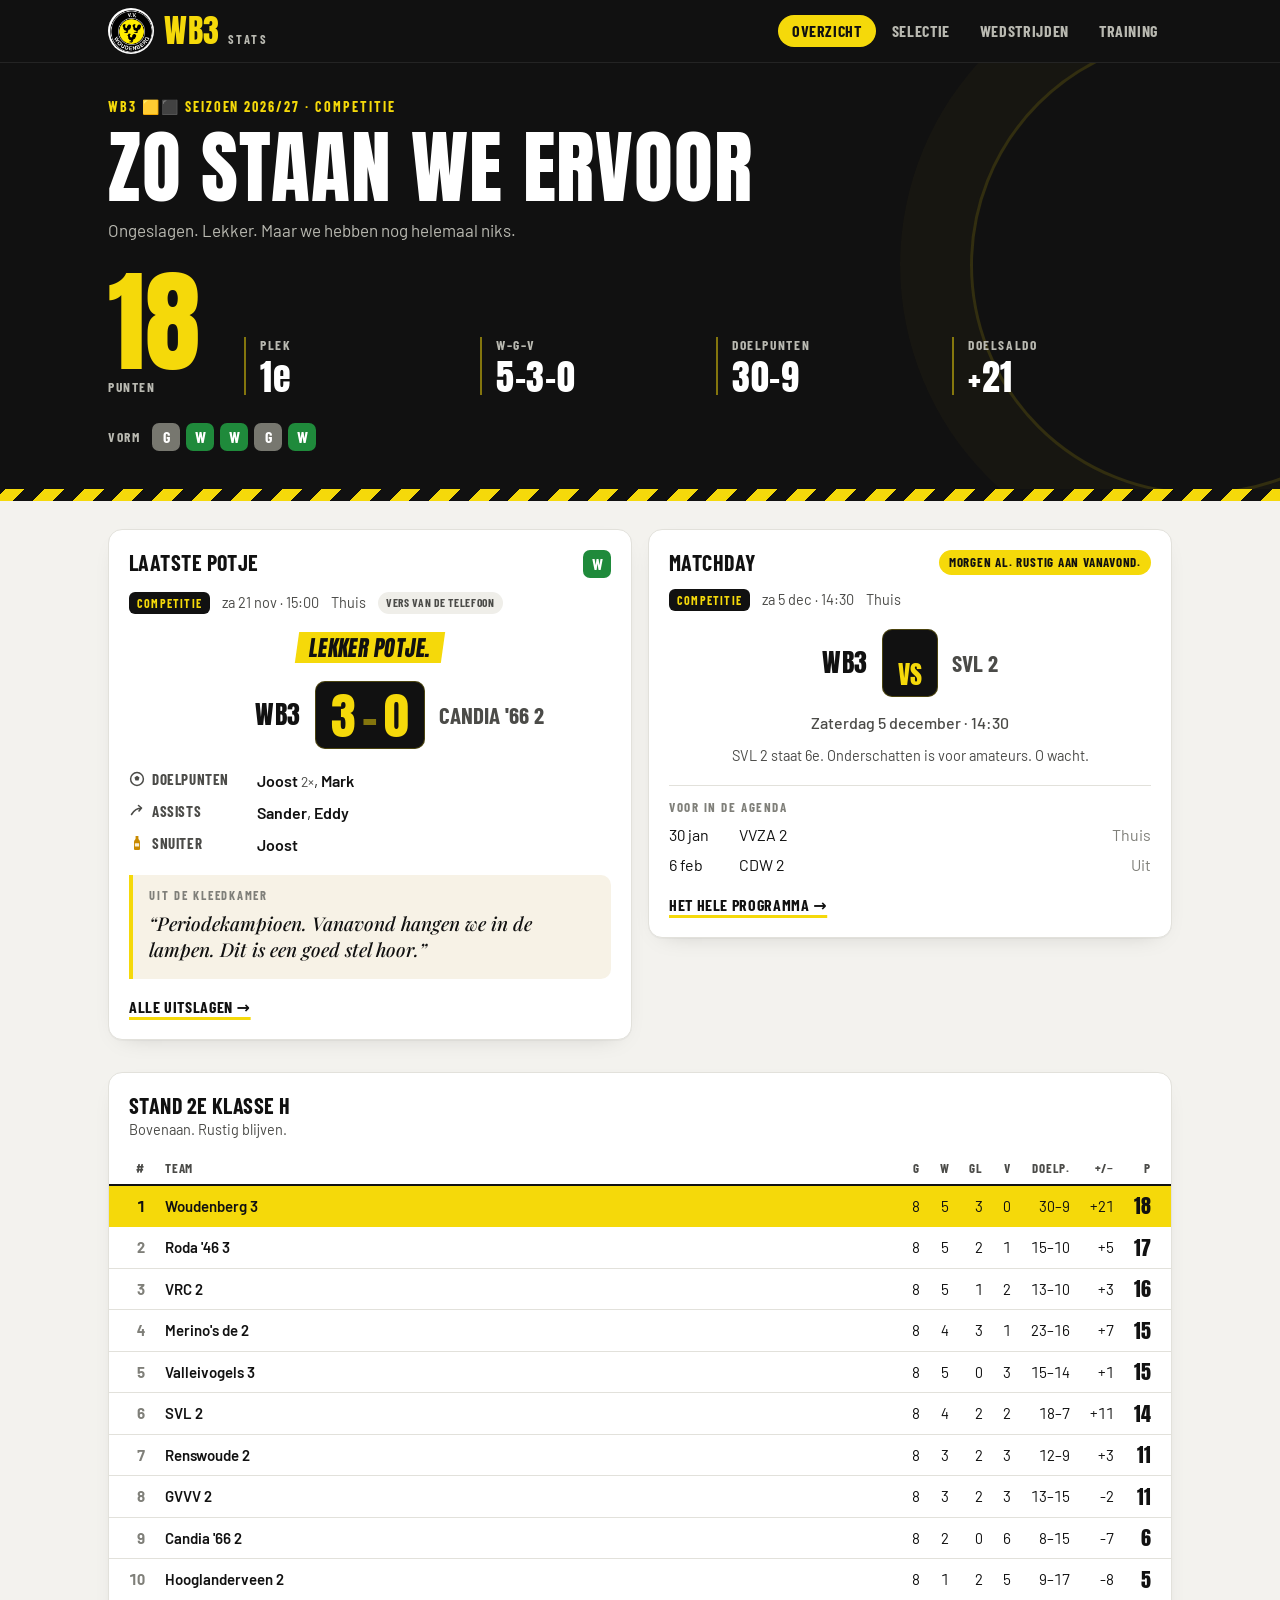
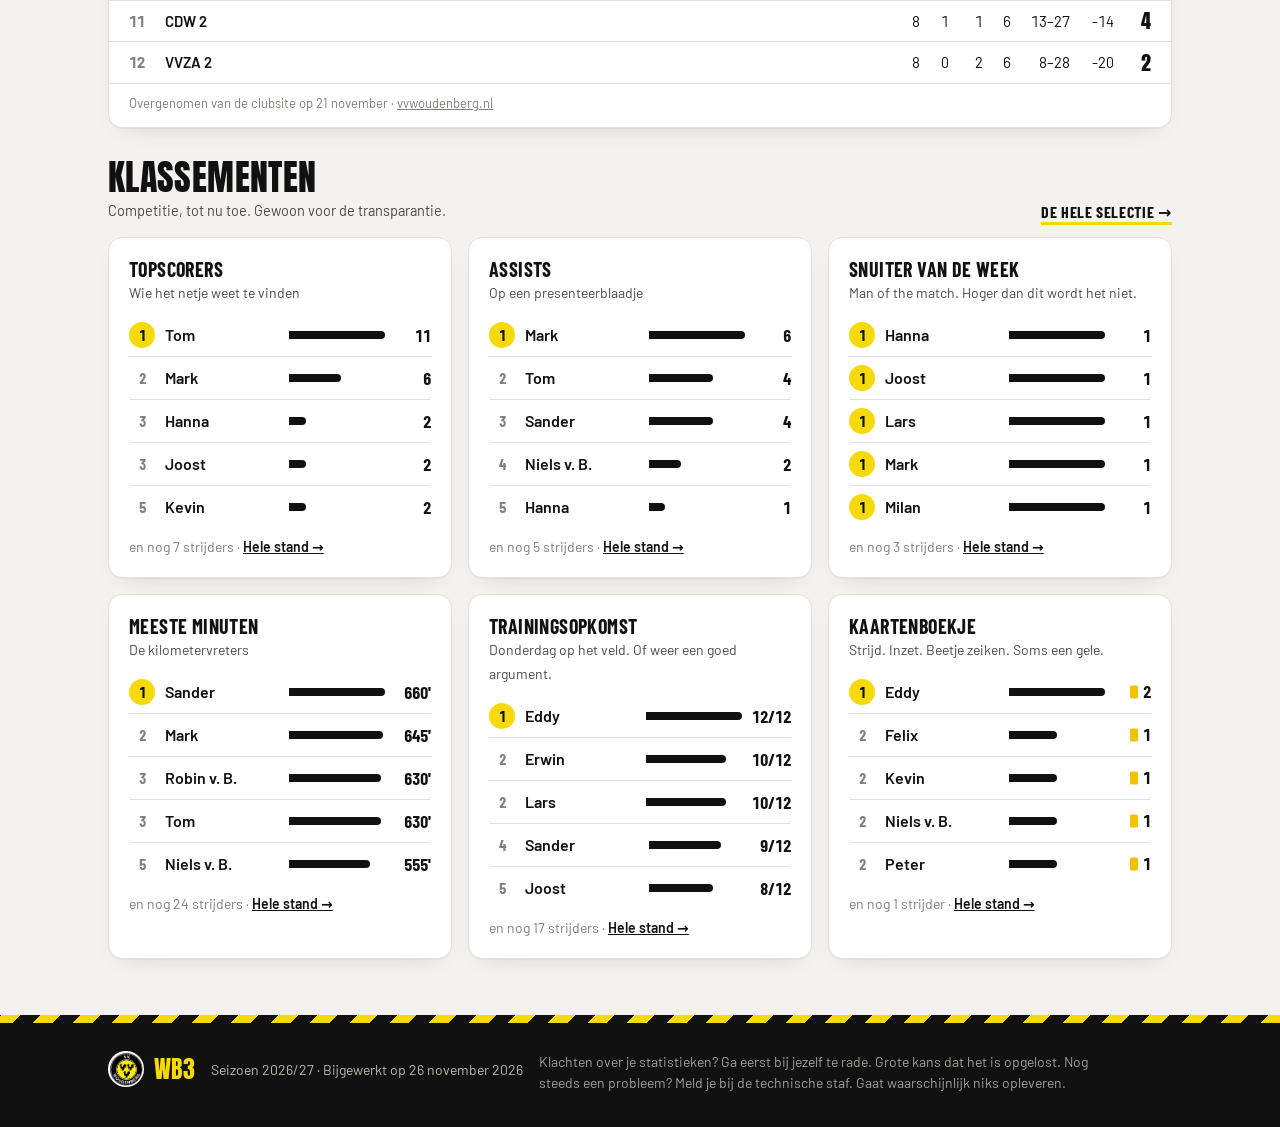
<file: site/index.html>
<!doctype html>
<html lang="nl">
<head>
  <meta charset="utf-8">
  <meta name="viewport" content="width=device-width, initial-scale=1, viewport-fit=cover">
  <title>WB3 Stats</title>
  <meta name="description" content="Alle statistieken van WB3 dit seizoen: uitslagen, goals, assists, minuten, Snuiters en trainingsopkomst.">
  <meta name="theme-color" content="#111111">
  <meta property="og:type" content="website">
  <meta property="og:title" content="WB3 Stats">
  <meta property="og:description" content="Alle statistieken van WB3 dit seizoen: uitslagen, goals, assists, minuten, Snuiters en trainingsopkomst.">
  <link rel="icon" href="assets/favicon.svg" type="image/svg+xml">
  <link rel="preconnect" href="https://fonts.googleapis.com">
  <link rel="preconnect" href="https://fonts.gstatic.com" crossorigin>
  <link rel="stylesheet" href="https://fonts.googleapis.com/css2?family=Anton&family=Barlow+Condensed:wght@600;700&family=Barlow:wght@400;500;600;700&family=Playfair+Display:ital,wght@1,500&display=swap">
  <link rel="stylesheet" href="assets/style.css?v=fafb21d5">
</head>
<body data-page="home">
  <a class="skip" href="#root">Naar de inhoud</a>
  <header class="topbar" id="top"></header>
  <main id="root" tabindex="-1"></main>
  <footer class="footer" id="foot"></footer>
  <noscript><p class="wrap">Zet JavaScript aan om de stats te zien.</p></noscript>
  <script src="assets/data.js?v=33ae3f2a"></script>
  <script src="assets/copy.js?v=62b70a59"></script>
  <script src="assets/app.js?v=ce1445a0"></script>
</body>
</html>
</file>
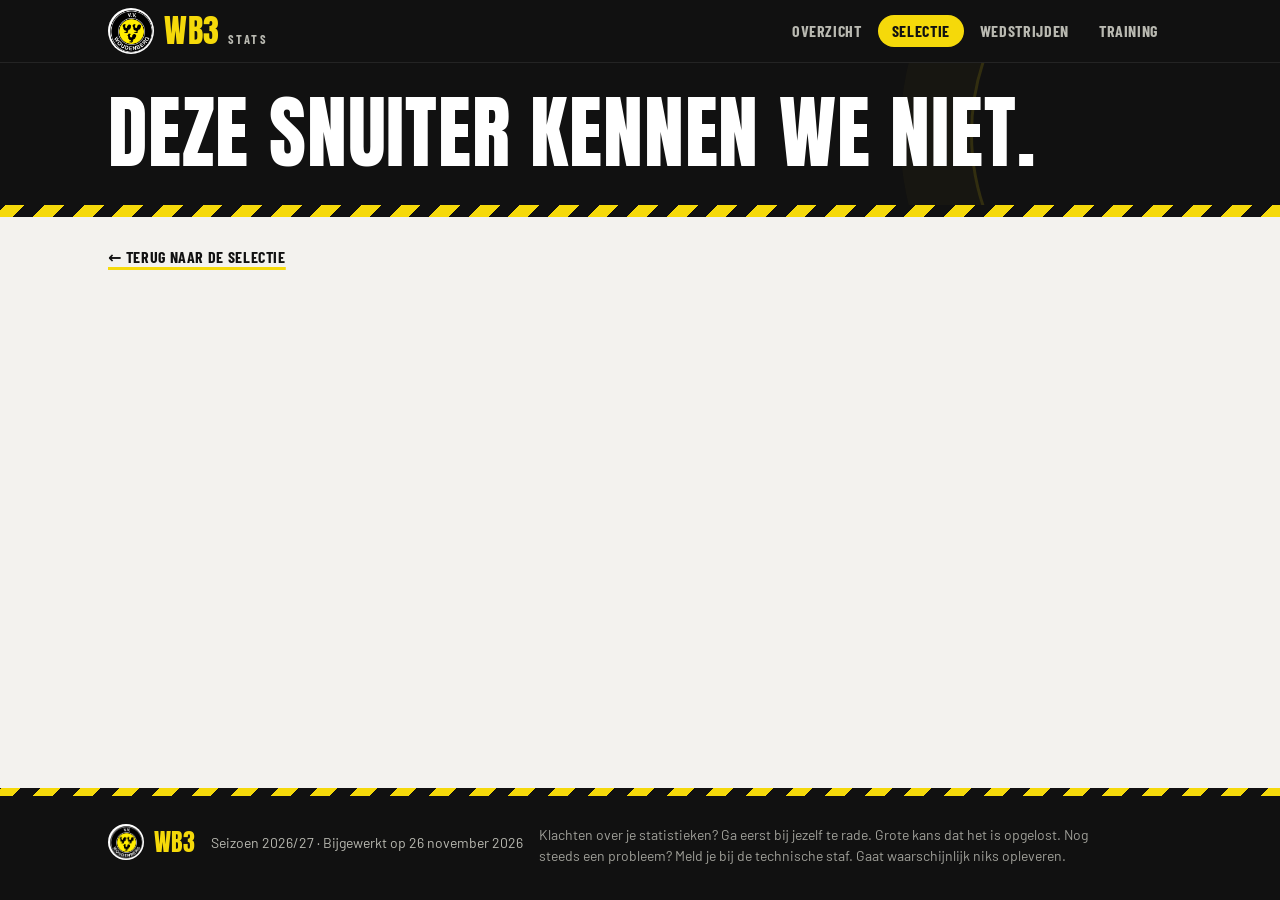
<file: site/speler.html>
<!doctype html>
<html lang="nl">
<head>
  <meta charset="utf-8">
  <meta name="viewport" content="width=device-width, initial-scale=1, viewport-fit=cover">
  <title>Speler · WB3 Stats</title>
  <meta name="description" content="Alle statistieken van WB3 dit seizoen: uitslagen, goals, assists, minuten, Snuiters en trainingsopkomst.">
  <meta name="theme-color" content="#111111">
  <meta property="og:type" content="website">
  <meta property="og:title" content="Speler · WB3 Stats">
  <meta property="og:description" content="Alle statistieken van WB3 dit seizoen: uitslagen, goals, assists, minuten, Snuiters en trainingsopkomst.">
  <link rel="icon" href="assets/favicon.svg" type="image/svg+xml">
  <link rel="preconnect" href="https://fonts.googleapis.com">
  <link rel="preconnect" href="https://fonts.gstatic.com" crossorigin>
  <link rel="stylesheet" href="https://fonts.googleapis.com/css2?family=Anton&family=Barlow+Condensed:wght@600;700&family=Barlow:wght@400;500;600;700&family=Playfair+Display:ital,wght@1,500&display=swap">
  <link rel="stylesheet" href="assets/style.css?v=fafb21d5">
</head>
<body data-page="player">
  <a class="skip" href="#root">Naar de inhoud</a>
  <header class="topbar" id="top"></header>
  <main id="root" tabindex="-1"></main>
  <footer class="footer" id="foot"></footer>
  <noscript><p class="wrap">Zet JavaScript aan om de stats te zien.</p></noscript>
  <script src="assets/data.js?v=33ae3f2a"></script>
  <script src="assets/copy.js?v=62b70a59"></script>
  <script src="assets/app.js?v=ce1445a0"></script>
</body>
</html>
</file>
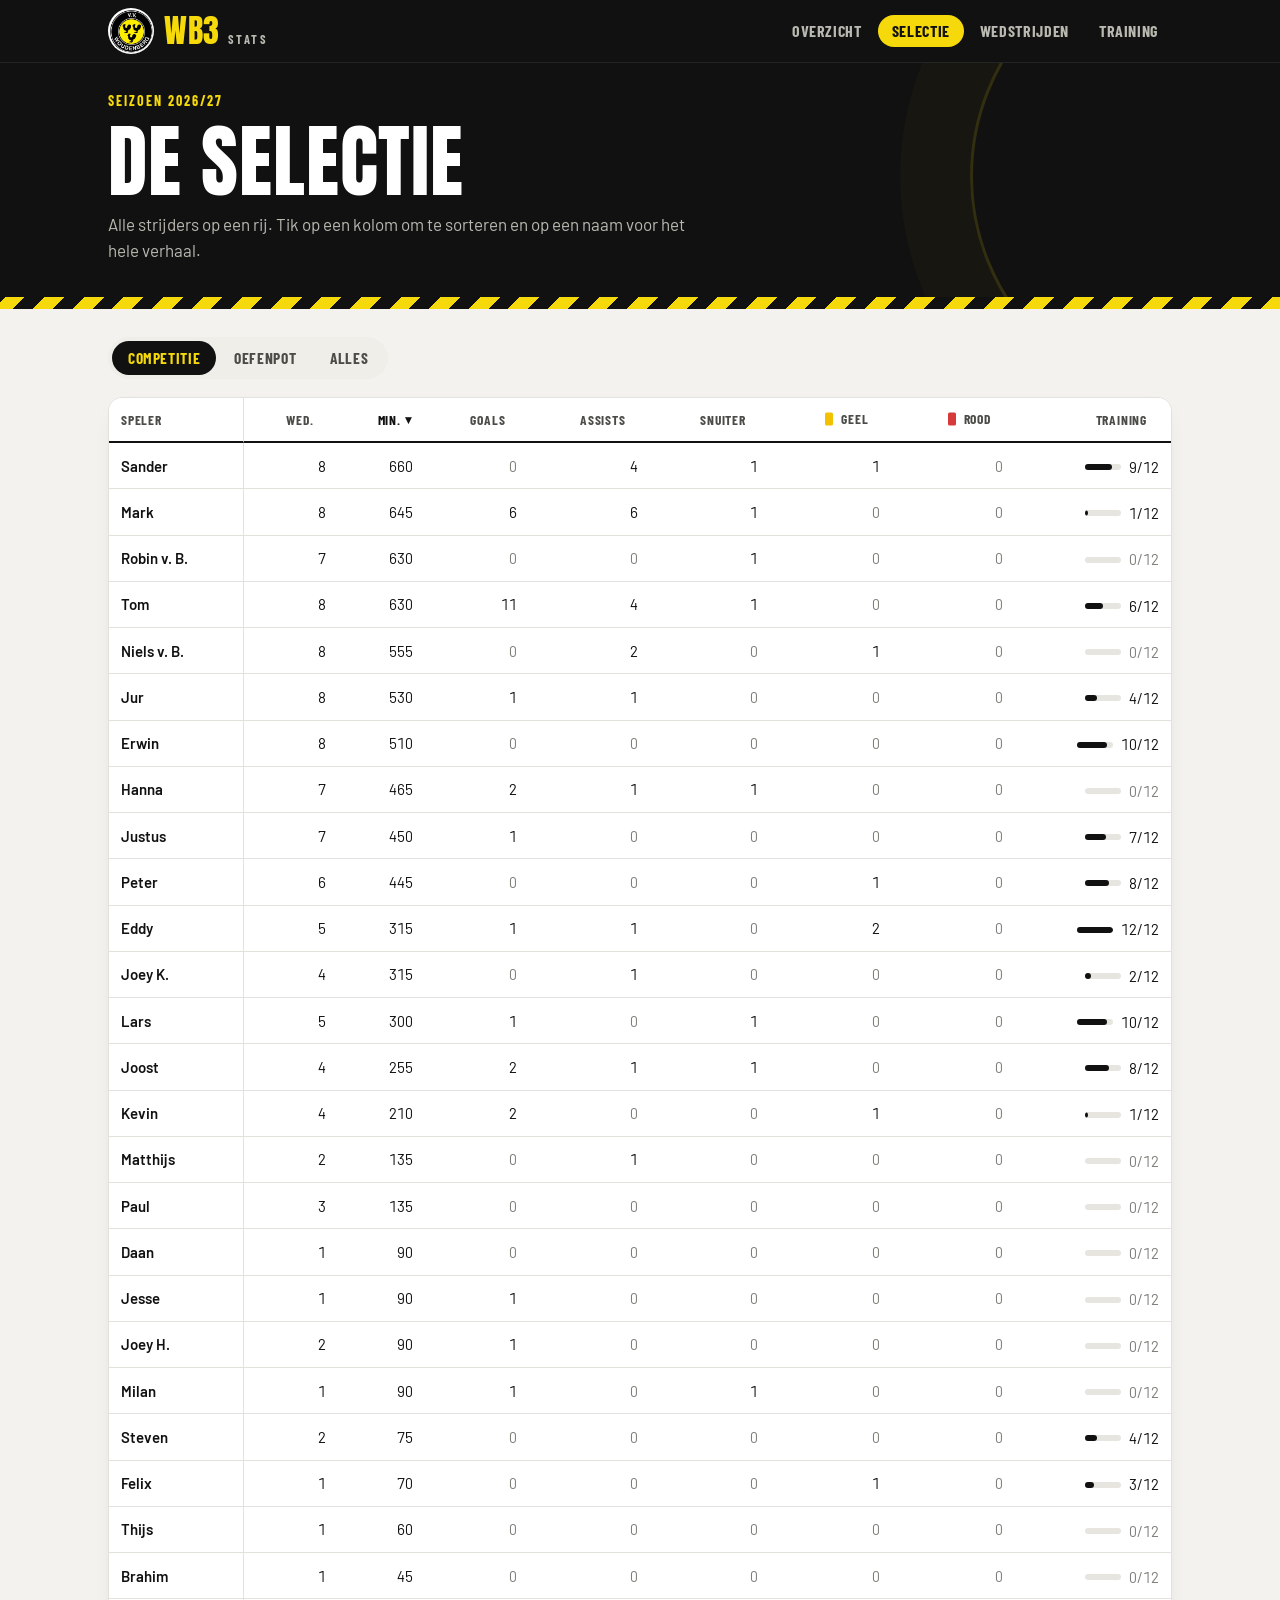
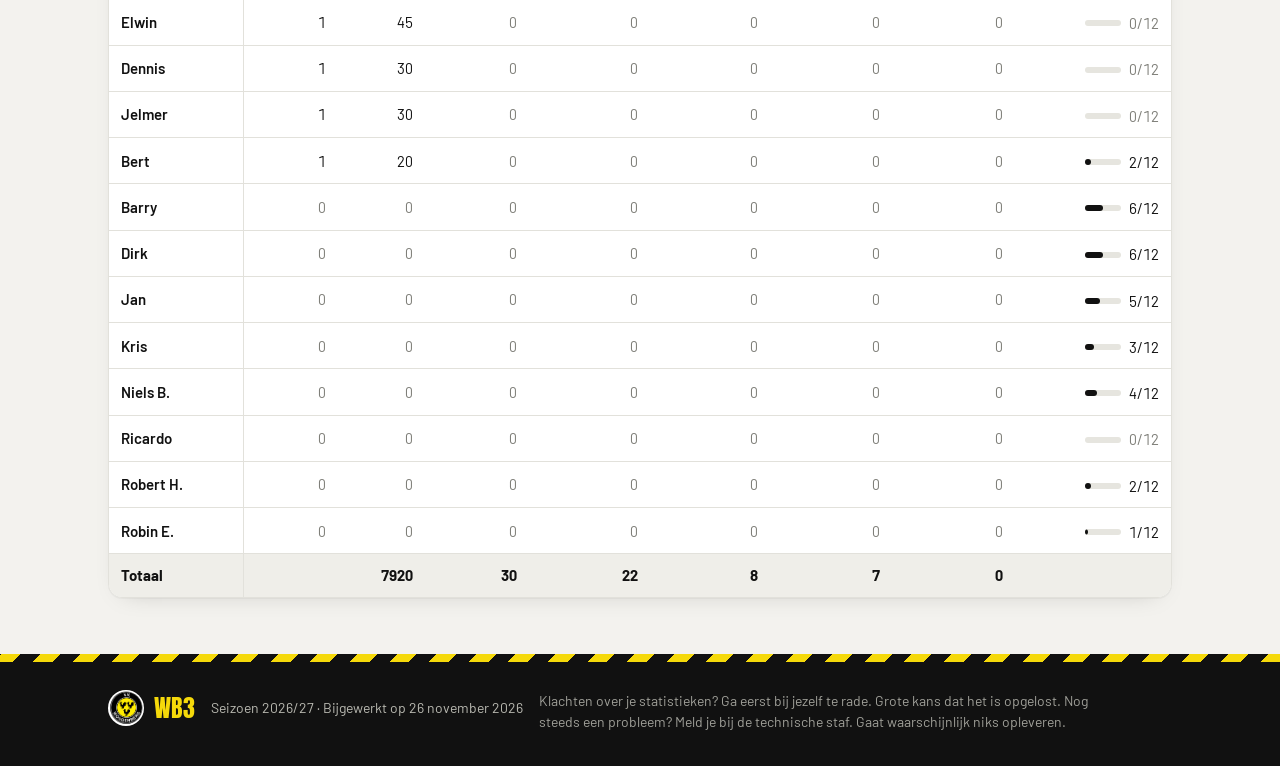
<file: site/spelers.html>
<!doctype html>
<html lang="nl">
<head>
  <meta charset="utf-8">
  <meta name="viewport" content="width=device-width, initial-scale=1, viewport-fit=cover">
  <title>Spelers · WB3 Stats</title>
  <meta name="description" content="Alle statistieken van WB3 dit seizoen: uitslagen, goals, assists, minuten, Snuiters en trainingsopkomst.">
  <meta name="theme-color" content="#111111">
  <meta property="og:type" content="website">
  <meta property="og:title" content="Spelers · WB3 Stats">
  <meta property="og:description" content="Alle statistieken van WB3 dit seizoen: uitslagen, goals, assists, minuten, Snuiters en trainingsopkomst.">
  <link rel="icon" href="assets/favicon.svg" type="image/svg+xml">
  <link rel="preconnect" href="https://fonts.googleapis.com">
  <link rel="preconnect" href="https://fonts.gstatic.com" crossorigin>
  <link rel="stylesheet" href="https://fonts.googleapis.com/css2?family=Anton&family=Barlow+Condensed:wght@600;700&family=Barlow:wght@400;500;600;700&family=Playfair+Display:ital,wght@1,500&display=swap">
  <link rel="stylesheet" href="assets/style.css?v=fafb21d5">
</head>
<body data-page="players">
  <a class="skip" href="#root">Naar de inhoud</a>
  <header class="topbar" id="top"></header>
  <main id="root" tabindex="-1"></main>
  <footer class="footer" id="foot"></footer>
  <noscript><p class="wrap">Zet JavaScript aan om de stats te zien.</p></noscript>
  <script src="assets/data.js?v=33ae3f2a"></script>
  <script src="assets/copy.js?v=62b70a59"></script>
  <script src="assets/app.js?v=ce1445a0"></script>
</body>
</html>
</file>
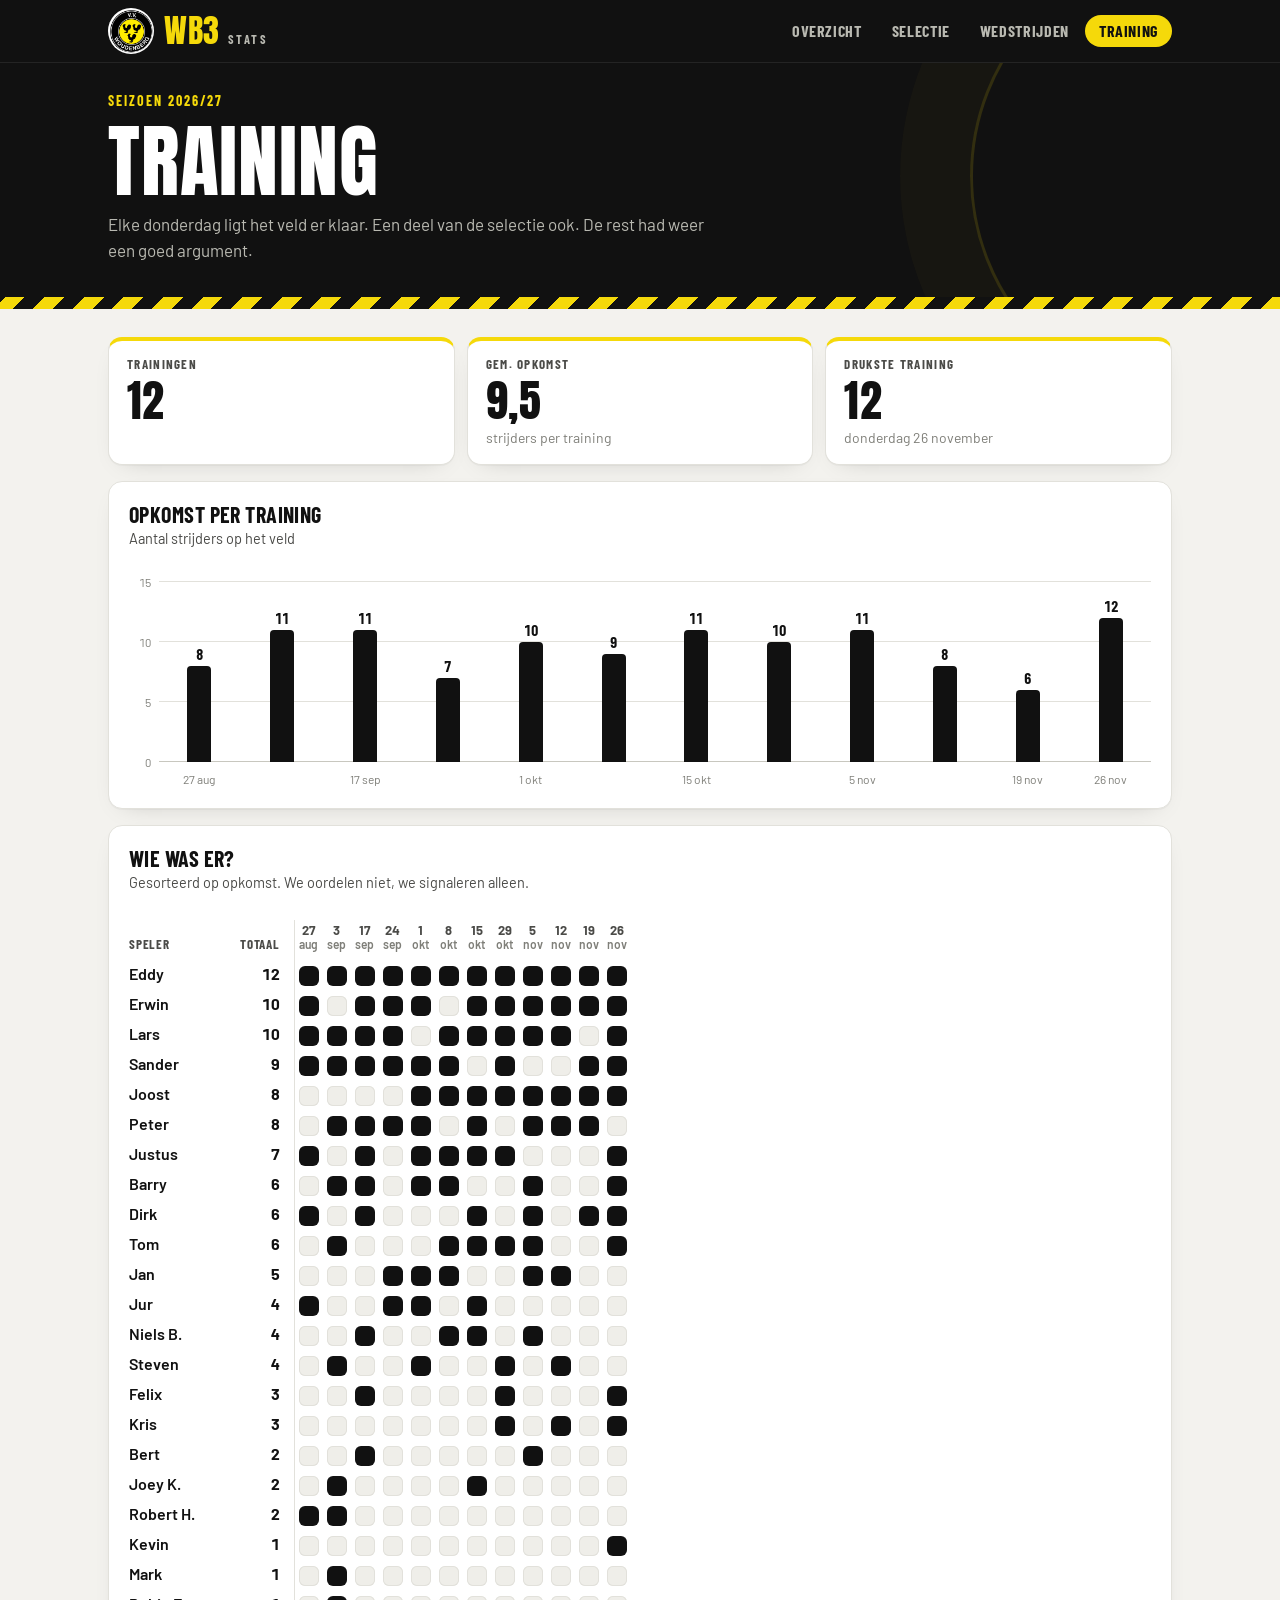
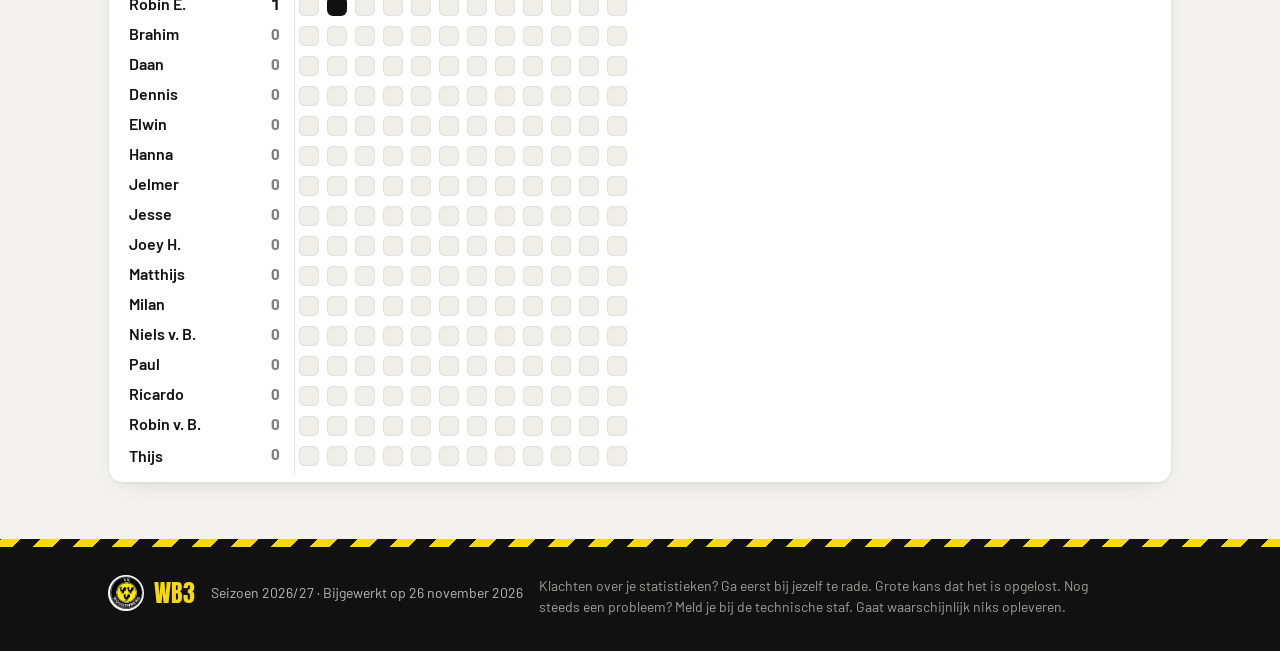
<file: site/training.html>
<!doctype html>
<html lang="nl">
<head>
  <meta charset="utf-8">
  <meta name="viewport" content="width=device-width, initial-scale=1, viewport-fit=cover">
  <title>Training · WB3 Stats</title>
  <meta name="description" content="Alle statistieken van WB3 dit seizoen: uitslagen, goals, assists, minuten, Snuiters en trainingsopkomst.">
  <meta name="theme-color" content="#111111">
  <meta property="og:type" content="website">
  <meta property="og:title" content="Training · WB3 Stats">
  <meta property="og:description" content="Alle statistieken van WB3 dit seizoen: uitslagen, goals, assists, minuten, Snuiters en trainingsopkomst.">
  <link rel="icon" href="assets/favicon.svg" type="image/svg+xml">
  <link rel="preconnect" href="https://fonts.googleapis.com">
  <link rel="preconnect" href="https://fonts.gstatic.com" crossorigin>
  <link rel="stylesheet" href="https://fonts.googleapis.com/css2?family=Anton&family=Barlow+Condensed:wght@600;700&family=Barlow:wght@400;500;600;700&family=Playfair+Display:ital,wght@1,500&display=swap">
  <link rel="stylesheet" href="assets/style.css?v=fafb21d5">
</head>
<body data-page="training">
  <a class="skip" href="#root">Naar de inhoud</a>
  <header class="topbar" id="top"></header>
  <main id="root" tabindex="-1"></main>
  <footer class="footer" id="foot"></footer>
  <noscript><p class="wrap">Zet JavaScript aan om de stats te zien.</p></noscript>
  <script src="assets/data.js?v=33ae3f2a"></script>
  <script src="assets/copy.js?v=62b70a59"></script>
  <script src="assets/app.js?v=ce1445a0"></script>
</body>
</html>
</file>
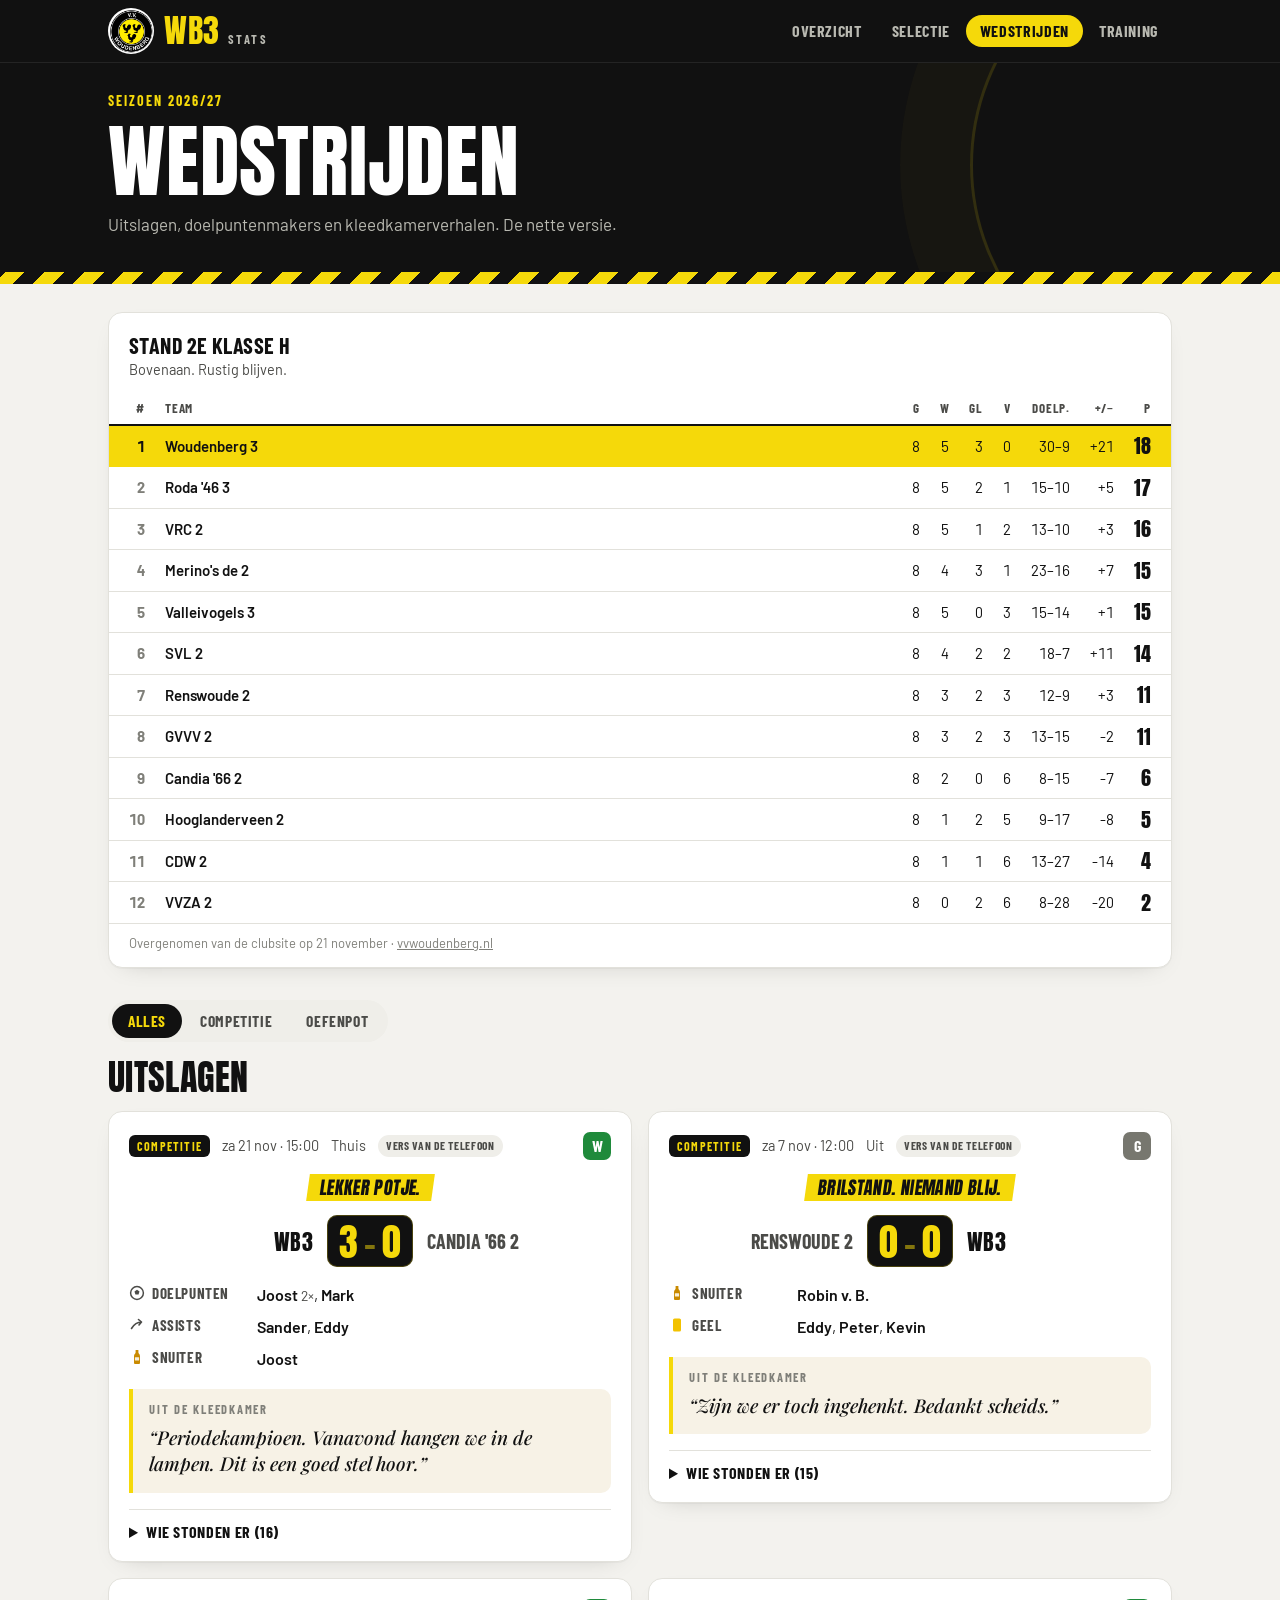
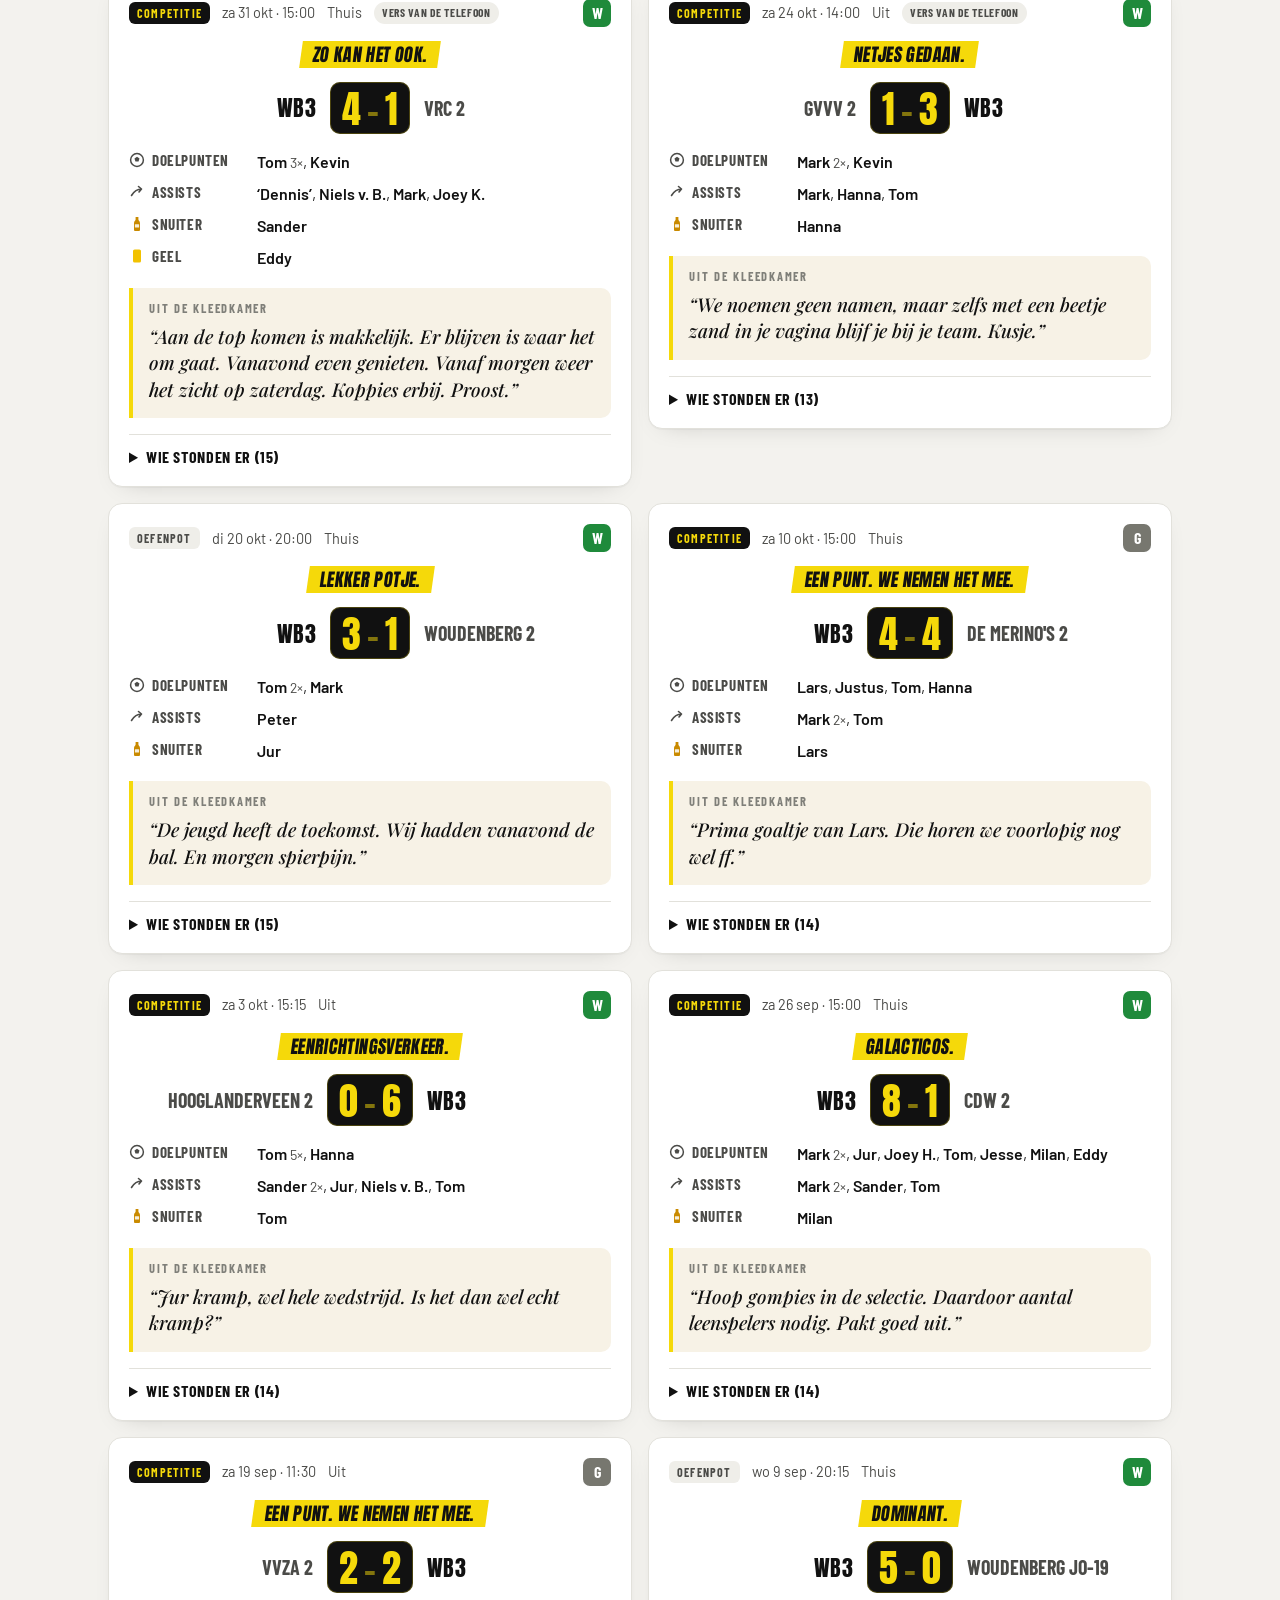
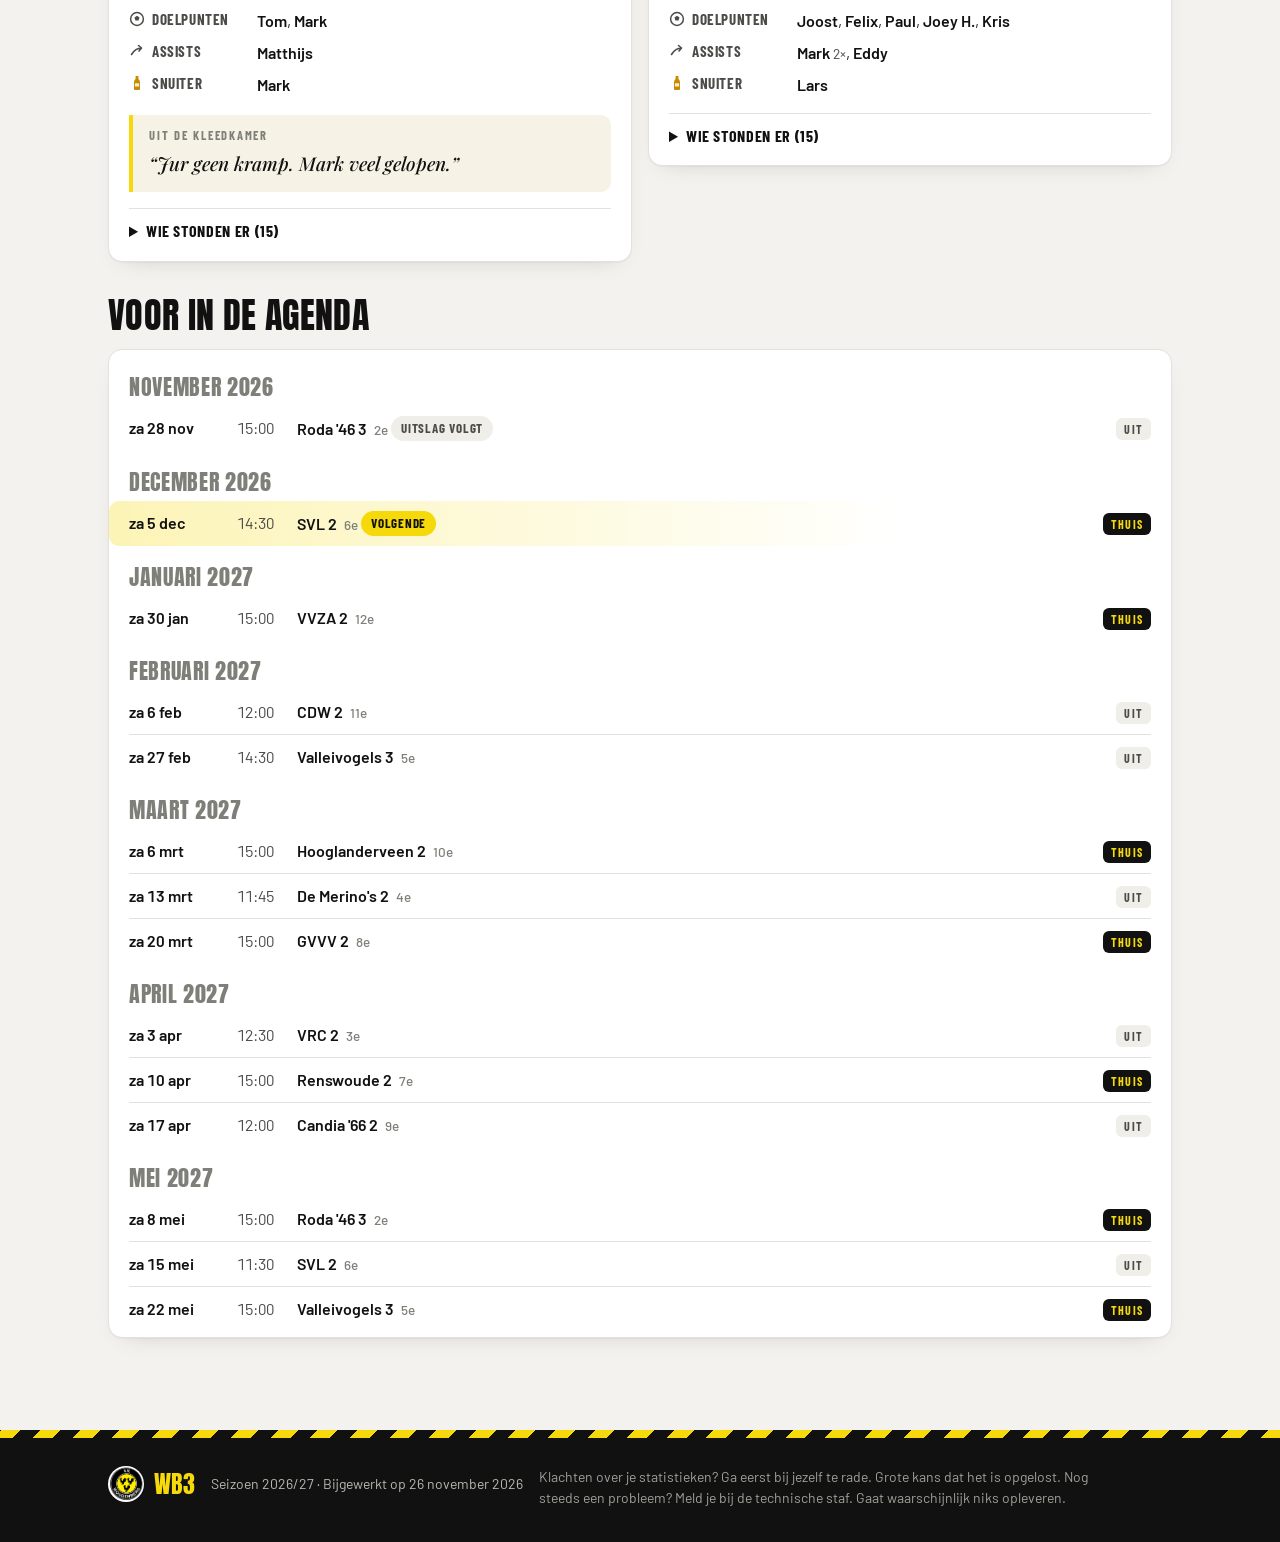
<file: site/wedstrijden.html>
<!doctype html>
<html lang="nl">
<head>
  <meta charset="utf-8">
  <meta name="viewport" content="width=device-width, initial-scale=1, viewport-fit=cover">
  <title>Wedstrijden · WB3 Stats</title>
  <meta name="description" content="Alle statistieken van WB3 dit seizoen: uitslagen, goals, assists, minuten, Snuiters en trainingsopkomst.">
  <meta name="theme-color" content="#111111">
  <meta property="og:type" content="website">
  <meta property="og:title" content="Wedstrijden · WB3 Stats">
  <meta property="og:description" content="Alle statistieken van WB3 dit seizoen: uitslagen, goals, assists, minuten, Snuiters en trainingsopkomst.">
  <link rel="icon" href="assets/favicon.svg" type="image/svg+xml">
  <link rel="preconnect" href="https://fonts.googleapis.com">
  <link rel="preconnect" href="https://fonts.gstatic.com" crossorigin>
  <link rel="stylesheet" href="https://fonts.googleapis.com/css2?family=Anton&family=Barlow+Condensed:wght@600;700&family=Barlow:wght@400;500;600;700&family=Playfair+Display:ital,wght@1,500&display=swap">
  <link rel="stylesheet" href="assets/style.css?v=fafb21d5">
</head>
<body data-page="matches">
  <a class="skip" href="#root">Naar de inhoud</a>
  <header class="topbar" id="top"></header>
  <main id="root" tabindex="-1"></main>
  <footer class="footer" id="foot"></footer>
  <noscript><p class="wrap">Zet JavaScript aan om de stats te zien.</p></noscript>
  <script src="assets/data.js?v=33ae3f2a"></script>
  <script src="assets/copy.js?v=62b70a59"></script>
  <script src="assets/app.js?v=ce1445a0"></script>
</body>
</html>
</file>
<file: site/assets/style.css>
/* WB3 Stats - geel-zwart, zoals het hoort */

:root {
  color-scheme: light;
  --bg: #f3f2ee;
  --surface: #ffffff;
  --surface-2: #efeee9;
  --paper: #f7f2e6;
  --ink: #111111;
  --ink-2: #4b4b48;
  --muted: #7f7f79;
  --line: #e2e1db;
  --line-strong: #c8c7bf;
  --brand: #111111;
  --on-brand: #ffffff;
  --on-brand-2: #b9b9b1;
  --accent: #f5d90a;
  --on-accent: #111111;
  --link: #111111;
  --mark: #111111;
  --mark-track: #e6e5df;
  --pill-bg: #111111;
  --pill-ink: #f5d90a;
  --win: #1f8a3b;
  --draw: #77776f;
  --loss: #c93838;
  --radius: 14px;
  --shadow: 0 1px 0 rgba(0, 0, 0, 0.03), 0 8px 24px -16px rgba(0, 0, 0, 0.25);
  --tape: repeating-linear-gradient(-45deg, #f5d90a 0 14px, #111111 14px 28px);
  --font: "Barlow", system-ui, -apple-system, "Segoe UI", sans-serif;
  --font-cond: "Barlow Condensed", "Barlow", system-ui, sans-serif;
  --font-display: "Anton", "Barlow Condensed", Impact, sans-serif;
  --font-quote: "Playfair Display", Georgia, serif;
}

@media (prefers-color-scheme: dark) {
  :root:not([data-theme="light"]) {
    color-scheme: dark;
    --bg: #0b0b0b;
    --surface: #161616;
    --surface-2: #212120;
    --paper: #1e1c17;
    --ink: #f4f4f0;
    --ink-2: #bdbdb6;
    --muted: #85857f;
    --line: #2a2a29;
    --line-strong: #3b3b39;
    --brand: #000000;
    --on-brand-2: #a9a9a1;
    --link: #f5d90a;
    --mark: #f5d90a;
    --mark-track: #2d2b1d;
    --pill-bg: #f5d90a;
    --pill-ink: #111111;
    --draw: #8d8d86;
    --shadow: 0 1px 0 rgba(0, 0, 0, 0.3), 0 8px 24px -16px rgba(0, 0, 0, 0.7);
  }
}
:root[data-theme="dark"] {
  color-scheme: dark;
  --bg: #0b0b0b;
  --surface: #161616;
  --surface-2: #212120;
  --paper: #1e1c17;
  --ink: #f4f4f0;
  --ink-2: #bdbdb6;
  --muted: #85857f;
  --line: #2a2a29;
  --line-strong: #3b3b39;
  --brand: #000000;
  --on-brand-2: #a9a9a1;
  --link: #f5d90a;
  --mark: #f5d90a;
  --mark-track: #2d2b1d;
  --pill-bg: #f5d90a;
  --pill-ink: #111111;
  --draw: #8d8d86;
  --shadow: 0 1px 0 rgba(0, 0, 0, 0.3), 0 8px 24px -16px rgba(0, 0, 0, 0.7);
}

/* ------------------------------------------------------------ base */

*,
*::before,
*::after {
  box-sizing: border-box;
}
html {
  -webkit-text-size-adjust: 100%;
  scroll-padding-top: 120px;
}
body {
  margin: 0;
  min-height: 100vh;
  display: flex;
  flex-direction: column;
  background: var(--bg);
  color: var(--ink);
  font: 400 16px/1.5 var(--font);
  -webkit-font-smoothing: antialiased;
  overflow-x: hidden;
}
main {
  flex: 1;
  outline: none;
}
a {
  color: inherit;
}
.wrap {
  max-width: 1120px;
  margin: 0 auto;
  padding: 0 16px;
}
@media (min-width: 720px) {
  .wrap {
    padding: 0 28px;
  }
}
h1,
h2 {
  font-family: var(--font-display);
  font-weight: 400;
  line-height: 0.98;
  margin: 0;
  text-transform: uppercase;
  letter-spacing: 0.01em;
}
h1 {
  font-size: clamp(44px, 8.5vw, 80px);
}
h2 {
  font-size: clamp(28px, 4vw, 36px);
}
h3 {
  font: 700 20px/1.1 var(--font-cond);
  text-transform: uppercase;
  letter-spacing: 0.02em;
  margin: 0;
}
.num {
  font-variant-numeric: tabular-nums;
}
.muted {
  color: var(--muted);
}
.sub {
  color: var(--ink-2);
  font-size: 14.5px;
  margin: 4px 0 0;
}
.empty {
  color: var(--ink-2);
  margin: 4px 0;
}
.sr {
  position: absolute;
  width: 1px;
  height: 1px;
  overflow: hidden;
  clip: rect(0 0 0 0);
  white-space: nowrap;
}
.skip {
  position: absolute;
  left: 8px;
  top: -60px;
  z-index: 100;
  background: var(--accent);
  color: var(--on-accent);
  padding: 8px 12px;
  border-radius: 8px;
  font-weight: 700;
}
.skip:focus {
  top: 8px;
}
:focus-visible {
  outline: 3px solid var(--accent);
  outline-offset: 2px;
  border-radius: 4px;
}
.ico {
  width: 16px;
  height: 16px;
  flex: none;
  vertical-align: -3px;
}

/* ------------------------------------------------------------ topbar */

.topbar {
  position: sticky;
  top: 0;
  z-index: 20;
  background: var(--brand);
  color: var(--on-brand);
  border-bottom: 1px solid rgba(255, 255, 255, 0.08);
}
.topbar-inner {
  display: flex;
  align-items: center;
  gap: 16px;
  min-height: 62px;
}
.logo {
  display: flex;
  align-items: center;
  gap: 10px;
  text-decoration: none;
  flex: none;
}
.crest {
  width: 46px;
  height: 46px;
  flex: none;
  border-radius: 50%;
  background: #ffffff;
  padding: 1.5px;
}
.logo-text {
  display: flex;
  align-items: baseline;
  gap: 8px;
}
@media (max-width: 640px) {
  .crest {
    width: 40px;
    height: 40px;
  }
}
.logo-mark {
  font: 400 32px/1 var(--font-display);
  letter-spacing: 0.02em;
  color: var(--accent);
}
.logo-mark.sm {
  font-size: 24px;
}
.logo-sub {
  font: 700 12.5px/1 var(--font-cond);
  text-transform: uppercase;
  letter-spacing: 0.2em;
  color: var(--on-brand-2);
}
.nav {
  display: flex;
  gap: 2px;
  margin-left: auto;
  overflow-x: auto;
  scrollbar-width: none;
}
.nav::-webkit-scrollbar {
  display: none;
}
.nav a {
  padding: 8px 14px;
  border-radius: 999px;
  text-decoration: none;
  font: 700 16px/1 var(--font-cond);
  text-transform: uppercase;
  letter-spacing: 0.04em;
  color: var(--on-brand-2);
  white-space: nowrap;
}
.nav a:hover {
  color: var(--on-brand);
  background: rgba(255, 255, 255, 0.08);
}
.nav a[aria-current="page"] {
  color: var(--on-accent);
  background: var(--accent);
}
@media (max-width: 640px) {
  .topbar-inner {
    flex-wrap: wrap;
    min-height: 0;
    gap: 6px;
    padding-top: 10px;
    padding-bottom: 8px;
  }
  .nav {
    margin: 0 -8px;
    width: calc(100% + 16px);
    justify-content: space-between;
  }
  .nav a {
    padding: 8px 10px;
    font-size: 15.5px;
  }
}

/* ------------------------------------------------------------ band (paginakop) */

.band {
  position: relative;
  overflow: hidden;
  background: var(--brand);
  color: var(--on-brand);
  padding: 30px 0 46px;
}
.band::before {
  content: "";
  position: absolute;
  width: 460px;
  height: 460px;
  right: -150px;
  top: 46%;
  transform: translateY(-50%);
  border: 3px solid rgba(245, 217, 10, 0.14);
  border-radius: 50%;
  box-shadow: 0 0 0 70px rgba(245, 217, 10, 0.025);
  pointer-events: none;
}
.band::after {
  content: "";
  position: absolute;
  left: 0;
  right: 0;
  bottom: 0;
  height: 12px;
  background: var(--tape);
}
.band .wrap {
  position: relative;
  z-index: 1;
}
.band-big {
  padding: 36px 0 50px;
}
.eyebrow {
  font: 700 14px/1.2 var(--font-cond);
  text-transform: uppercase;
  letter-spacing: 0.14em;
  color: var(--accent);
  margin: 0 0 12px;
}
.band-sub {
  color: var(--on-brand-2);
  margin: 12px 0 0;
  max-width: 60ch;
  font-size: 17px;
}

.hero-grid {
  display: grid;
  grid-template-columns: auto minmax(0, 1fr);
  gap: 20px 44px;
  align-items: end;
  margin-top: 30px;
}
.hero-fig {
  display: flex;
  flex-direction: column;
}
.hero-num {
  font: 400 112px/0.85 var(--font-display);
  color: var(--accent);
}
.hero-lbl,
.hero-stats dt,
.form-lbl {
  font: 700 13.5px/1.2 var(--font-cond);
  text-transform: uppercase;
  letter-spacing: 0.12em;
  color: var(--on-brand-2);
}
.hero-lbl {
  margin-top: 10px;
}
.hero-stats {
  display: grid;
  grid-template-columns: repeat(4, minmax(0, 1fr));
  gap: 16px;
  margin: 0;
}
.hero-stats div {
  border-left: 2px solid rgba(245, 217, 10, 0.5);
  padding-left: 14px;
}
.hero-stats dd {
  margin: 6px 0 0;
  font: 400 36px/1 var(--font-display);
  letter-spacing: 0.02em;
}
.form {
  display: flex;
  align-items: center;
  flex-wrap: wrap;
  gap: 6px;
  margin-top: 28px;
}
.form-lbl {
  margin-right: 6px;
}
.form-empty {
  color: var(--on-brand-2);
}
@media (max-width: 640px) {
  .hero-grid {
    grid-template-columns: 1fr;
  }
  .hero-num {
    font-size: 96px;
  }
  .hero-stats {
    grid-template-columns: repeat(2, minmax(0, 1fr));
    gap: 18px 12px;
  }
  .hero-stats dd {
    font-size: 32px;
  }
}

/* ------------------------------------------------------------ uitslag-badge */

.res {
  display: inline-grid;
  place-items: center;
  width: 28px;
  height: 28px;
  border-radius: 7px;
  font: 700 16px/1 var(--font-cond);
  color: #fff;
  text-decoration: none;
  flex: none;
}
.res-W {
  background: var(--win);
}
.res-G {
  background: var(--draw);
}
.res-V {
  background: var(--loss);
}
a.res:hover {
  transform: translateY(-1px);
  box-shadow: 0 0 0 2px var(--accent);
}

/* ------------------------------------------------------------ secties & kaarten */

.section {
  padding: 28px 0;
}
.section-tight {
  padding-top: 4px;
}
.section-head {
  display: flex;
  align-items: flex-end;
  justify-content: space-between;
  gap: 12px;
  flex-wrap: wrap;
  margin-bottom: 16px;
}
.h-sec {
  margin: 8px 0 16px;
}
.h-sec + .grid-2,
.h-sec + .card {
  margin-bottom: 36px;
}
.h-card {
  font: 700 22px/1.1 var(--font-cond);
  text-transform: uppercase;
  letter-spacing: 0.02em;
}
.h-mini {
  font: 700 13px/1.2 var(--font-cond);
  text-transform: uppercase;
  letter-spacing: 0.12em;
  color: var(--muted);
  margin: 0 0 8px;
}
.link-more {
  display: inline-block;
  font: 700 16px/1.2 var(--font-cond);
  text-transform: uppercase;
  letter-spacing: 0.04em;
  color: var(--link);
  text-decoration: underline;
  text-decoration-color: var(--accent);
  text-decoration-thickness: 3px;
  text-underline-offset: 4px;
}
.link-more:hover {
  text-decoration-thickness: 5px;
}
.grid-2 {
  display: grid;
  grid-template-columns: repeat(auto-fit, minmax(min(100%, 420px), 1fr));
  gap: 16px;
  align-items: start;
}
.boards {
  display: grid;
  grid-template-columns: repeat(auto-fill, minmax(min(100%, 320px), 1fr));
  gap: 16px;
}
.stack {
  display: grid;
  gap: 16px;
}
.card {
  background: var(--surface);
  border: 1px solid var(--line);
  border-radius: var(--radius);
  padding: 20px;
  box-shadow: var(--shadow);
  min-width: 0;
}
.card-flush {
  padding: 0;
  overflow: hidden;
}
.card-head {
  display: flex;
  align-items: flex-start;
  justify-content: space-between;
  gap: 12px;
  margin-bottom: 14px;
}
.card-head.pad {
  padding: 20px 20px 0;
}
.chip {
  display: inline-block;
  font: 700 13px/1 var(--font-cond);
  text-transform: uppercase;
  letter-spacing: 0.06em;
  padding: 6px 10px;
  border-radius: 999px;
  background: var(--surface-2);
  color: var(--ink-2);
  white-space: nowrap;
  vertical-align: 2px;
}
.chip-sm {
  font-size: 11.5px;
  padding: 5px 8px;
  vertical-align: 0;
}
.chip-accent {
  background: var(--accent);
  color: var(--on-accent);
}
.tag {
  display: inline-block;
  font: 700 12px/1 var(--font-cond);
  text-transform: uppercase;
  letter-spacing: 0.1em;
  padding: 5px 8px;
  border-radius: 6px;
  background: var(--surface-2);
  color: var(--ink-2);
  white-space: nowrap;
}
.tag.sm {
  font-size: 11px;
  padding: 4px 6px;
}
.tag-comp,
.tag-home {
  background: var(--pill-bg);
  color: var(--pill-ink);
}

/* ------------------------------------------------------------ wedstrijdkaart */

.meta {
  display: flex;
  flex-wrap: wrap;
  align-items: center;
  gap: 6px 12px;
  font-size: 14.5px;
  color: var(--ink-2);
}
.meta .res {
  margin-left: auto;
}
.verdict {
  display: table;
  margin: 18px auto 0;
  padding: 5px 12px 4px;
  font: 400 22px/1 var(--font-display);
  text-transform: uppercase;
  letter-spacing: 0.02em;
  background: var(--accent);
  color: var(--on-accent);
  transform: skewX(-8deg);
}
.verdict.sm {
  font-size: 18px;
  margin-top: 14px;
}
.scoreline {
  display: grid;
  grid-template-columns: minmax(0, 1fr) auto minmax(0, 1fr);
  align-items: center;
  gap: 14px;
  margin: 18px 0 20px;
}
.sl-team {
  font: 700 23px/1.05 var(--font-cond);
  text-transform: uppercase;
  color: var(--ink-2);
  overflow-wrap: break-word;
  hyphens: auto;
}
.sl-team:first-child {
  text-align: right;
}
.sl-team.us {
  font-family: var(--font-display);
  font-weight: 400;
  font-size: 26px;
  letter-spacing: 0.02em;
  color: var(--ink);
}
.sl-score {
  font: 400 50px/1 var(--font-display);
  font-variant-numeric: tabular-nums;
  padding: 10px 16px 8px;
  border-radius: 10px;
  background: #111111;
  color: #f5d90a;
  white-space: nowrap;
  box-shadow: inset 0 0 0 1px rgba(245, 217, 10, 0.25);
}
.sl-dash {
  padding: 0 6px;
  color: rgba(245, 217, 10, 0.5);
}
.sl-vs {
  font-size: 26px;
  color: #f5d90a;
  text-transform: uppercase;
}
.scoreline.sm {
  margin: 14px 0 16px;
}
.scoreline.sm .sl-team {
  font-size: 20px;
}
.scoreline.sm .sl-team.us {
  font-size: 22px;
}
.scoreline.sm .sl-score {
  font-size: 38px;
  padding: 8px 12px 6px;
}
@media (max-width: 420px) {
  .scoreline {
    gap: 10px;
  }
  .sl-team,
  .scoreline.sm .sl-team {
    font-size: 17px;
  }
  .sl-team.us,
  .scoreline.sm .sl-team.us {
    font-size: 20px;
  }
  .sl-score {
    font-size: 40px;
    padding: 8px 10px 6px;
  }
  .scoreline.sm .sl-score {
    font-size: 32px;
    padding: 6px 9px 5px;
  }
  .sl-dash {
    padding: 0 3px;
  }
}
.events {
  display: grid;
  gap: 8px;
  margin: 0 0 4px;
}
.ev {
  display: grid;
  grid-template-columns: 118px minmax(0, 1fr);
  gap: 10px;
  align-items: baseline;
}
.ev dt {
  display: flex;
  align-items: center;
  gap: 7px;
  color: var(--ink-2);
  font: 700 15px/1.2 var(--font-cond);
  text-transform: uppercase;
  letter-spacing: 0.04em;
}
.ev dd {
  margin: 0;
}
.ev a,
.lineup a,
.log-opp a,
.stats tbody th a,
.board .name,
.presence tbody .pl a {
  text-decoration: none;
  font-weight: 600;
}
.ev a:hover,
.lineup a:hover,
.log-opp a:hover,
.stats tbody th a:hover,
.board .name:hover,
.presence tbody .pl a:hover {
  text-decoration: underline;
  text-decoration-color: var(--accent);
  text-decoration-thickness: 3px;
  text-underline-offset: 3px;
}
.pp {
  white-space: nowrap;
}
.times {
  color: var(--ink-2);
  font-size: 14px;
  font-variant-numeric: tabular-nums;
}
.guest {
  color: var(--ink-2);
  font-style: italic;
}
.ev-snuiter .ico,
.evi-snuiter .ico {
  color: #c98a00;
}
.notes {
  margin: 18px 0 0;
  padding: 14px 16px 16px;
  background: var(--paper);
  border-left: 4px solid var(--accent);
  border-radius: 0 10px 10px 0;
}
.notes figcaption {
  font: 700 12.5px/1 var(--font-cond);
  text-transform: uppercase;
  letter-spacing: 0.14em;
  color: var(--muted);
  margin-bottom: 8px;
}
.notes blockquote {
  margin: 0;
  font: italic 500 19px/1.4 var(--font-quote);
  color: var(--ink);
}
.notes blockquote::before {
  content: "“";
}
.notes blockquote::after {
  content: "”";
}
.match-card .link-more {
  margin-top: 18px;
}
.next-when {
  margin: -6px 0 0;
  text-align: center;
  color: var(--ink-2);
  font-weight: 500;
}
.next-when::first-letter {
  text-transform: uppercase;
}
.after {
  margin-top: 18px;
  padding-top: 14px;
  border-top: 1px solid var(--line);
}
.fixture-mini {
  list-style: none;
  margin: 0;
  padding: 0;
  display: grid;
  gap: 6px;
}
.fixture-mini li {
  display: grid;
  grid-template-columns: 60px minmax(0, 1fr) auto;
  gap: 10px;
}
.lineup {
  margin-top: 16px;
  border-top: 1px solid var(--line);
  padding-top: 12px;
}
.lineup summary {
  cursor: pointer;
  font: 700 16px/1.2 var(--font-cond);
  text-transform: uppercase;
  letter-spacing: 0.04em;
  color: var(--link);
}
.lineup ul {
  list-style: none;
  margin: 10px 0 0;
  padding: 0;
  display: grid;
  gap: 4px;
}
.lineup li {
  display: grid;
  grid-template-columns: minmax(0, 1fr) 90px 36px;
  gap: 10px;
  align-items: center;
  font-size: 15px;
}
.lineup li .num {
  text-align: right;
  color: var(--ink-2);
}
.flash {
  animation: flash 1.8s ease-out 1;
}
@keyframes flash {
  0% {
    box-shadow: 0 0 0 4px var(--accent);
  }
  100% {
    box-shadow: var(--shadow);
  }
}

/* ------------------------------------------------------------ competitiestand */

.stand-card .card-head.pad {
  padding-bottom: 6px;
  margin-bottom: 6px;
}
.table-scroll {
  overflow-x: auto;
}
table.stand {
  width: 100%;
  border-collapse: collapse;
  font-size: 15px;
}
.stand th,
.stand td {
  padding: 9px 10px;
  text-align: right;
  white-space: nowrap;
  border-bottom: 1px solid var(--line);
  font-variant-numeric: tabular-nums;
}
.stand thead th {
  font: 700 13px/1 var(--font-cond);
  text-transform: uppercase;
  letter-spacing: 0.06em;
  color: var(--ink-2);
  border-bottom: 2px solid var(--ink);
}
.stand th:first-child,
.stand td:first-child {
  padding-left: 20px;
}
.stand th:last-child,
.stand td:last-child {
  padding-right: 20px;
}
.stand .team {
  text-align: left;
  width: 100%;
}
.stand tbody .team {
  font-weight: 600;
}
.stand td.pos {
  color: var(--muted);
  font-weight: 700;
}
.stand td.pts {
  font: 400 20px/1 var(--font-display);
}
.stand tbody tr:last-child > * {
  border-bottom: 0;
}
.stand tr.us > * {
  background: var(--accent);
  color: var(--on-accent);
  border-bottom-color: transparent;
}
.stand tr.us td.pos {
  color: var(--on-accent);
}
.stand-src {
  margin: 0;
  padding: 10px 20px 14px;
  font-size: 13px;
  color: var(--muted);
  border-top: 1px solid var(--line);
}
.stand-src a {
  color: inherit;
}
@media (max-width: 520px) {
  .stand .opt {
    display: none;
  }
  .stand th,
  .stand td {
    padding: 9px 7px;
  }
}
.opp-stand {
  margin: 10px 0 0;
  text-align: center;
  color: var(--ink-2);
  font-size: 14.5px;
}
.fx-pos {
  margin-left: 4px;
  font-size: 13.5px;
  font-weight: 500;
  color: var(--muted);
}

/* ------------------------------------------------------------ meter (minuten, training) */

.meter {
  display: block;
  height: 8px;
  border-radius: 4px;
  background: var(--mark-track);
  overflow: hidden;
}
.meter i {
  display: block;
  height: 100%;
  background: var(--mark);
  border-radius: 0 4px 4px 0;
}
.meter.sm {
  width: 36px;
  height: 6px;
}

/* ------------------------------------------------------------ klassementen */

.board header {
  margin-bottom: 10px;
}
.board .sub {
  margin: 3px 0 0;
  font-size: 14px;
}
.board-list {
  list-style: none;
  margin: 0;
  padding: 0;
}
.board-list li {
  display: grid;
  grid-template-columns: 26px minmax(0, 1fr) minmax(36px, 96px) minmax(36px, auto);
  align-items: center;
  gap: 10px;
  padding: 8px 0;
  border-bottom: 1px solid var(--line);
}
.board-list li:last-child {
  border-bottom: 0;
}
.rank {
  display: grid;
  place-items: center;
  width: 26px;
  height: 26px;
  color: var(--muted);
  font: 700 15px/1 var(--font-cond);
  font-variant-numeric: tabular-nums;
}
.rank.r1 {
  background: var(--accent);
  color: var(--on-accent);
  border-radius: 50%;
}
.board .name {
  overflow: hidden;
  text-overflow: ellipsis;
  white-space: nowrap;
}
.bar {
  display: block;
  height: 8px;
}
.bar i {
  display: block;
  height: 100%;
  min-width: 4px;
  background: var(--mark);
  border-radius: 0 4px 4px 0;
}
.val {
  font: 700 17px/1 var(--font-cond);
  font-variant-numeric: tabular-nums;
  text-align: right;
  white-space: nowrap;
}
.more {
  margin: 8px 0 0;
  font-size: 14px;
  color: var(--muted);
}
.more a {
  color: var(--link);
  font-weight: 600;
}
.board-full {
  max-width: 640px;
}
.board-links {
  display: flex;
  justify-content: space-between;
  flex-wrap: wrap;
  gap: 12px;
  margin: 20px 0 0;
}
.cards {
  display: inline-flex;
  gap: 8px;
}
.cardv {
  display: inline-flex;
  align-items: center;
  gap: 1px;
}

/* ------------------------------------------------------------ toolbar & segmented control */

.toolbar {
  display: flex;
  flex-wrap: wrap;
  gap: 12px;
  align-items: center;
  margin-bottom: 18px;
}
.seg {
  display: inline-flex;
  padding: 4px;
  gap: 2px;
  background: var(--surface-2);
  border-radius: 999px;
}
.seg button {
  font: 700 15.5px/1 var(--font-cond);
  text-transform: uppercase;
  letter-spacing: 0.04em;
  color: var(--ink-2);
  background: none;
  border: 0;
  padding: 9px 16px;
  border-radius: 999px;
  cursor: pointer;
}
.seg button:hover {
  color: var(--ink);
}
.seg button[aria-pressed="true"] {
  background: var(--pill-bg);
  color: var(--pill-ink);
}

/* ------------------------------------------------------------ spelerstabel */

.table-wrap {
  overflow-x: auto;
  border: 1px solid var(--line);
  border-radius: var(--radius);
  background: var(--surface);
  box-shadow: var(--shadow);
}
table.stats {
  width: 100%;
  border-collapse: separate;
  border-spacing: 0;
  font-size: 15px;
}
.stats th,
.stats td {
  padding: 10px 12px;
  text-align: right;
  white-space: nowrap;
  border-bottom: 1px solid var(--line);
  background: var(--surface);
}
.stats th:first-child {
  text-align: left;
  position: sticky;
  left: 0;
  z-index: 1;
  border-right: 1px solid var(--line);
}
.stats thead th {
  font: 700 13.5px/1 var(--font-cond);
  text-transform: uppercase;
  letter-spacing: 0.06em;
  color: var(--ink-2);
  padding-top: 13px;
  padding-bottom: 13px;
  border-bottom: 2px solid var(--ink);
}
.stats thead th:first-child {
  z-index: 2;
}
.stats th button {
  font: inherit;
  color: inherit;
  text-transform: inherit;
  letter-spacing: inherit;
  background: none;
  border: 0;
  padding: 0;
  cursor: pointer;
  display: inline-flex;
  align-items: center;
  gap: 4px;
}
.stats th[aria-sort="ascending"],
.stats th[aria-sort="descending"] {
  color: var(--ink);
}
.sort-ind {
  font-size: 9px;
  width: 8px;
}
.stats tbody th {
  font-weight: 600;
}
.stats td {
  font-variant-numeric: tabular-nums;
}
.stats td.zero {
  color: var(--muted);
}
.stats tbody tr:hover > * {
  background: var(--surface-2);
}
.stats tfoot > tr > * {
  font-weight: 700;
  border-bottom: 0;
  background: var(--surface-2);
}
.tr-cell {
  display: inline-flex;
  align-items: center;
  gap: 8px;
}

/* ------------------------------------------------------------ spelerspagina */

.tiles {
  display: grid;
  grid-template-columns: repeat(3, minmax(0, 1fr));
  gap: 12px;
}
@media (min-width: 900px) {
  .tiles-6 {
    grid-template-columns: repeat(6, minmax(0, 1fr));
  }
}
@media (max-width: 420px) {
  .tiles {
    grid-template-columns: repeat(2, minmax(0, 1fr));
  }
  .tiles > :last-child:nth-child(odd) {
    grid-column: 1 / -1;
  }
}
.tile {
  display: flex;
  flex-direction: column;
  gap: 4px;
  padding: 16px 18px;
  border-top: 4px solid var(--accent);
}
.tile-lbl {
  font: 700 13px/1.2 var(--font-cond);
  text-transform: uppercase;
  letter-spacing: 0.1em;
  color: var(--ink-2);
}
.tile-val {
  font: 400 44px/1.05 var(--font-display);
  letter-spacing: 0.01em;
}
.tile-sub {
  font-size: 14px;
  color: var(--muted);
}
.log {
  list-style: none;
  margin: 0;
  padding: 0;
}
.log-row {
  display: grid;
  grid-template-columns: 52px minmax(0, 1fr) 28px 128px 56px;
  gap: 10px;
  align-items: center;
  padding: 9px 0;
  border-bottom: 1px solid var(--line);
}
.log-row:last-child {
  border-bottom: 0;
}
.log-row.dnp .log-opp,
.log-row.dnp .log-date {
  color: var(--muted);
}
.log-date {
  font-size: 14px;
  color: var(--ink-2);
}
.log-opp {
  display: flex;
  align-items: center;
  gap: 8px;
  min-width: 0;
}
.log-opp a {
  overflow: hidden;
  text-overflow: ellipsis;
  white-space: nowrap;
}
.log-min {
  display: grid;
  grid-template-columns: minmax(0, 1fr) 34px;
  gap: 8px;
  align-items: center;
  font-size: 14px;
}
.log-min .num {
  text-align: right;
}
.log-min .muted {
  grid-column: 1 / -1;
  font-size: 13.5px;
}
.log-ev {
  display: flex;
  gap: 6px;
  justify-content: flex-end;
  font-weight: 700;
  font-size: 14px;
}
.evi {
  display: inline-flex;
  align-items: center;
  gap: 2px;
}
@media (max-width: 520px) {
  .log-row {
    grid-template-columns: 48px minmax(0, 1fr) auto;
    row-gap: 6px;
  }
  .log-row .res {
    justify-self: end;
  }
  .log-min {
    grid-column: 2 / 3;
  }
  .log-ev {
    grid-column: 3 / 4;
    min-width: 56px;
  }
}
.dots {
  display: flex;
  flex-wrap: wrap;
  gap: 6px;
  margin-bottom: 12px;
}

/* ------------------------------------------------------------ programma */

.fixtures {
  padding: 6px 20px;
}
.fixtures ul {
  list-style: none;
  margin: 0;
  padding: 0;
}
.fx-month {
  font: 400 22px/1 var(--font-display);
  text-transform: uppercase;
  letter-spacing: 0.03em;
  color: var(--muted);
  padding: 20px 0 8px;
}
.fx {
  display: grid;
  grid-template-columns: 96px 48px minmax(0, 1fr) auto;
  gap: 12px;
  align-items: center;
  padding: 10px 0;
  border-top: 1px solid var(--line);
}
.fx-month + .fx {
  border-top: 0;
}
.fx-date {
  font-weight: 600;
}
.fx-time {
  color: var(--ink-2);
}
.fx-opp {
  font-weight: 600;
}
.fx-next {
  background: linear-gradient(90deg, color-mix(in srgb, var(--accent) 30%, transparent), transparent 75%);
  margin: 0 -20px;
  padding-left: 20px;
  padding-right: 20px;
  border-radius: 10px;
}
@media (max-width: 520px) {
  .fx {
    grid-template-columns: 84px minmax(0, 1fr) auto;
  }
  .fx-time {
    display: none;
  }
}

/* ------------------------------------------------------------ kolomdiagram (training) */

.colchart {
  padding-top: 18px;
}
.cc-plot {
  position: relative;
  height: 180px;
  margin-left: 30px;
}
.cc-gl {
  position: absolute;
  left: 0;
  right: 0;
  border-top: 1px solid var(--line);
}
.cc-gl.base {
  border-top-color: var(--line-strong);
}
.cc-gl span {
  position: absolute;
  left: -30px;
  width: 22px;
  transform: translateY(-50%);
  text-align: right;
  font-size: 12px;
  color: var(--muted);
  font-variant-numeric: tabular-nums;
}
.cc-cols {
  position: absolute;
  inset: 0;
  display: flex;
  align-items: flex-end;
  gap: 2px;
}
.cc-col {
  flex: 1;
  min-width: 0;
  height: 100%;
  display: flex;
  align-items: flex-end;
  justify-content: center;
  cursor: default;
}
.cc-bar {
  position: relative;
  width: min(24px, 80%);
  min-height: 2px;
  background: var(--mark);
  border-radius: 4px 4px 0 0;
  transition: opacity 0.15s;
}
.cc-col:hover .cc-bar,
.cc-col:focus-visible .cc-bar {
  opacity: 0.8;
}
.cc-cap {
  position: absolute;
  bottom: 100%;
  left: 50%;
  transform: translateX(-50%);
  padding-bottom: 4px;
  font: 700 15px/1 var(--font-cond);
  color: var(--ink);
  font-variant-numeric: tabular-nums;
}
.cc-axis {
  display: flex;
  gap: 2px;
  margin: 8px 0 0 30px;
}
.cc-axis span {
  flex: 1;
  min-width: 0;
  text-align: center;
  font-size: 12px;
  color: var(--muted);
  white-space: nowrap;
}

/* ------------------------------------------------------------ aanwezigheid */

.presence-wrap {
  overflow-x: auto;
  padding: 0 0 8px;
}
table.presence {
  border-collapse: separate;
  border-spacing: 0;
  margin: 12px 0 0;
}
.presence th,
.presence td {
  padding: 3px;
  background: var(--surface);
}
.presence .pl {
  position: sticky;
  left: 0;
  z-index: 1;
  text-align: left;
  padding: 3px 12px 3px 20px;
  font-weight: 600;
  white-space: nowrap;
  min-width: 128px;
}
.presence thead th {
  font-size: 12px;
  color: var(--muted);
  font-weight: 600;
  vertical-align: bottom;
  padding-bottom: 8px;
}
.presence thead .pl,
.presence thead .tot {
  font: 700 13px/1 var(--font-cond);
  text-transform: uppercase;
  letter-spacing: 0.06em;
  color: var(--ink-2);
  padding-bottom: 8px;
}
.presence .tot {
  position: sticky;
  left: 128px;
  z-index: 1;
  text-align: right;
  padding-right: 14px;
  font-weight: 700;
  border-right: 1px solid var(--line);
}
.presence td.tot.zero {
  color: var(--muted);
}
.presence .d {
  min-width: 28px;
  text-align: center;
  line-height: 1.1;
}
.d-day {
  display: block;
  font-weight: 700;
  color: var(--ink-2);
  font-size: 13px;
}
.d-mon {
  display: block;
}
.presence .c {
  text-align: center;
}
.presence tr:last-child td {
  padding-bottom: 8px;
}
.dot {
  display: inline-block;
  width: 20px;
  height: 20px;
  border-radius: 6px;
  background: var(--surface-2);
  box-shadow: inset 0 0 0 1px var(--line);
  vertical-align: middle;
}
.dot.on {
  background: var(--mark);
  box-shadow: none;
}
.presence tbody tr:hover > * {
  background: var(--surface-2);
}
.presence tbody tr:hover .dot:not(.on) {
  background: var(--surface);
}

/* ------------------------------------------------------------ tooltip */

.tip {
  position: fixed;
  left: 0;
  top: 0;
  z-index: 50;
  pointer-events: none;
  max-width: 260px;
  padding: 7px 10px;
  border-radius: 8px;
  background: #111111;
  color: #ffffff;
  border: 1px solid rgba(245, 217, 10, 0.4);
  font-size: 13.5px;
  font-weight: 500;
  line-height: 1.3;
  box-shadow: 0 6px 20px -6px rgba(0, 0, 0, 0.35);
  opacity: 0;
  transition: opacity 0.12s;
}
.tip.on {
  opacity: 1;
}

/* ------------------------------------------------------------ footer */

.footer {
  position: relative;
  margin-top: 28px;
  padding: 30px 0 34px;
  background: var(--brand);
  color: var(--on-brand-2);
  font-size: 14px;
}
.footer::before {
  content: "";
  position: absolute;
  left: 0;
  right: 0;
  top: 0;
  height: 8px;
  background: var(--tape);
}
.footer-inner {
  display: flex;
  flex-wrap: wrap;
  align-items: center;
  gap: 6px 16px;
}
.footer-brand {
  display: inline-flex;
  align-items: center;
  gap: 10px;
  align-self: center;
}
.crest.crest-sm {
  width: 36px;
  height: 36px;
}
.footer-note {
  flex-basis: 100%;
  max-width: 72ch;
  margin-top: 6px;
  color: var(--on-brand-2);
  opacity: 0.85;
}

@media (prefers-reduced-motion: reduce) {
  * {
    animation: none !important;
    transition: none !important;
  }
}
</file>
